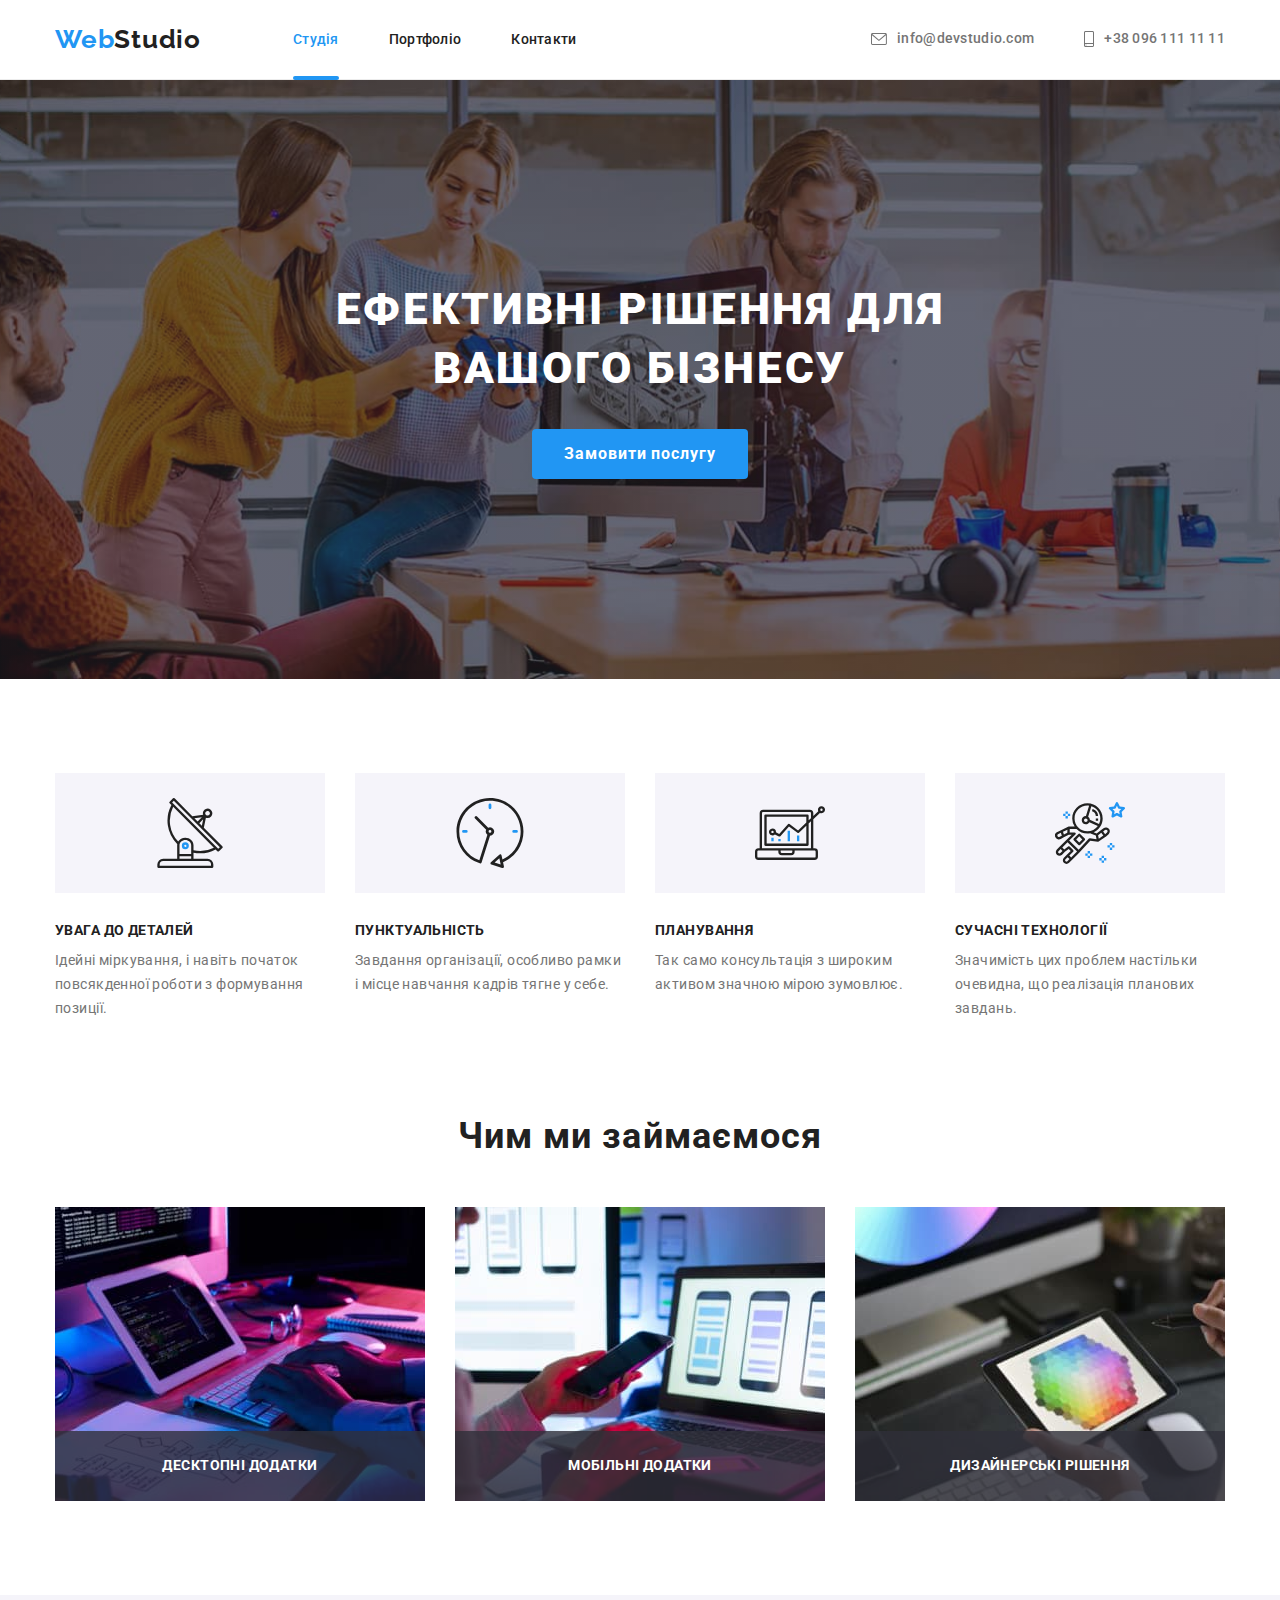
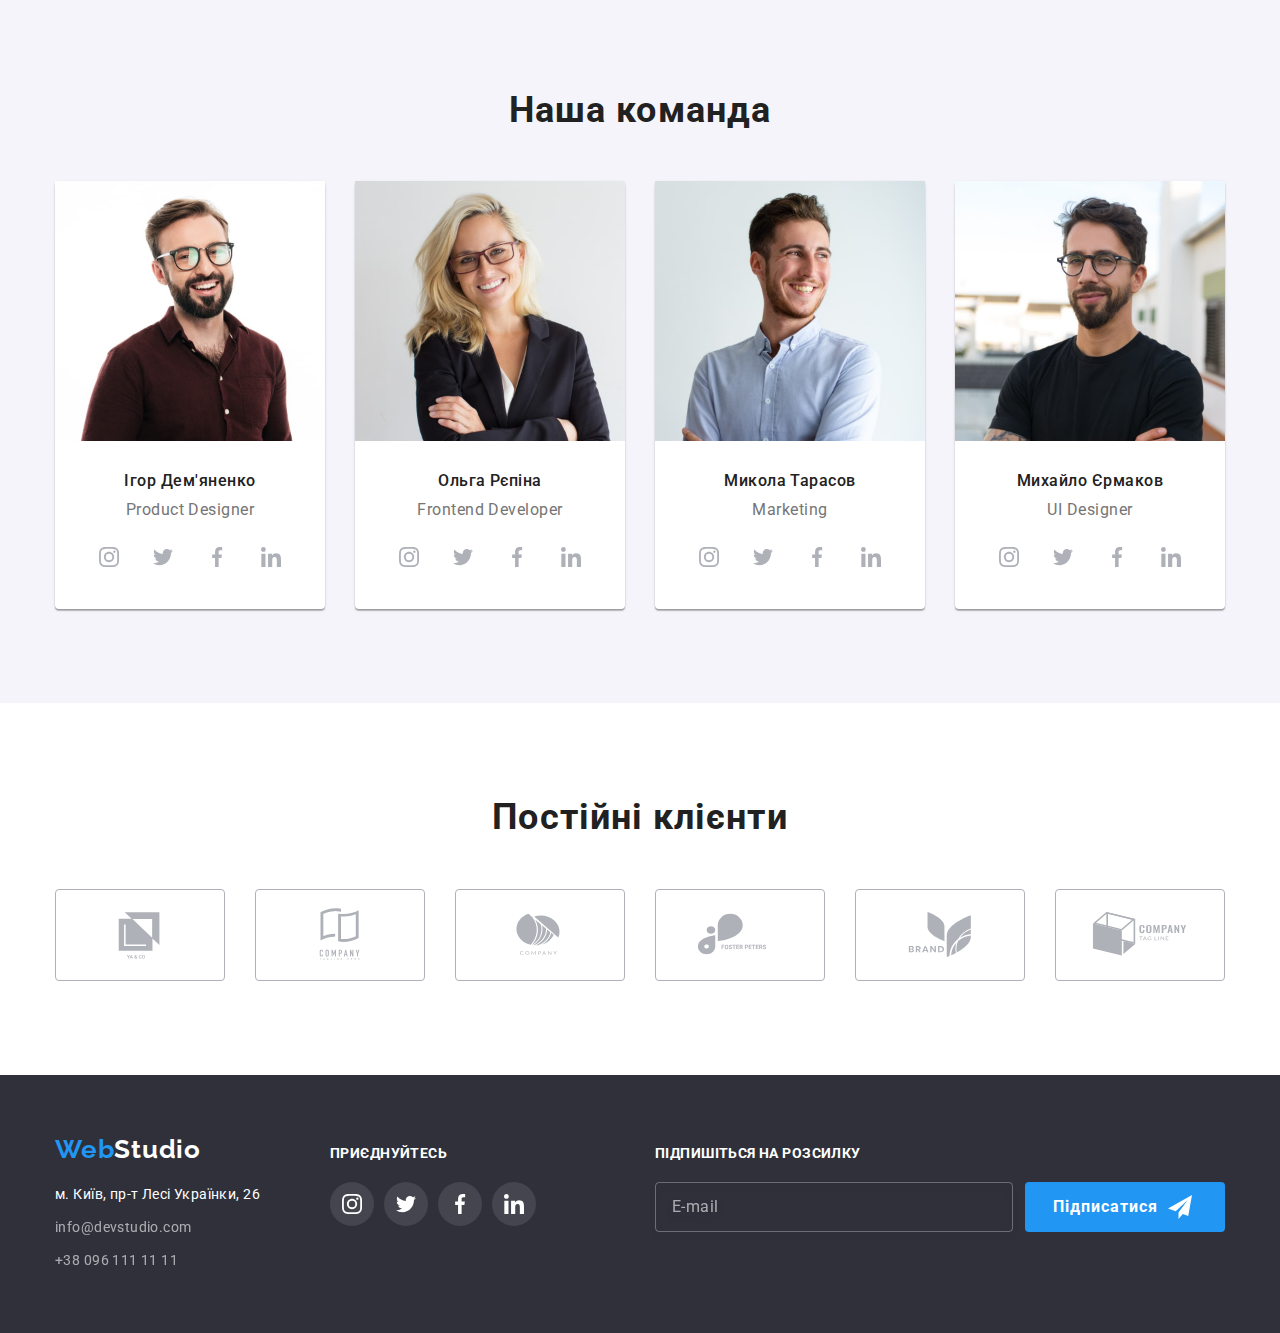
<file: index.html>
<!DOCTYPE html>
<html lang="uk">
  <head>
    <meta charset="UTF-8" />
    <meta http-equiv="X-UA-Compatible" content="IE=edge" />
    <meta name="viewport" content="width=device-width, initial-scale=1.0" />
    <title>Студія</title>
    <link rel="preconnect" href="https://fonts.googleapis.com" />
    <link rel="preconnect" href="https://fonts.gstatic.com" crossorigin />
    <link
      rel="stylesheet"
      href="https://cdn.jsdelivr.net/npm/modern-normalize@1.1.0/modern-normalize.min.css"
    />
    <link
      href="https://fonts.googleapis.com/css2?family=Raleway:wght@700&family=Roboto:wght@400;500;700;900&display=swap"
      rel="stylesheet"
    />
    <link rel="stylesheet" href="./css/main.min.css" />
    <link rel="stylesheet" href="./css/styles.css" />
  </head>
  <body>
    <header class="page-header">
      <div class="container">
        <nav class="page-navigation">
          <a class="logo link" href="./index.html"
            ><span class="logo-part">Web</span>Studio</a
          >
          <ul class="menu list">
            <li>
              <a class="menu__link link current" href="./index.html">Студія</a>
            </li>
            <li>
              <a class="menu__link link" href="./portfolio.html">Портфоліо</a>
            </li>
            <li><a class="menu__link link" href="#contacts">Контакти</a></li>
          </ul>
        </nav>
        <ul class="list menu-contacts">
          <li>
            <a class="mail-link link" href="mailto:info@devstudio.com">
              <svg class="mail-svg">
                <use href="./images/icons.svg#icon-envelope"></use>
              </svg>
              info@devstudio.com</a
            >
          </li>
          <li>
            <a class="phone-link link" href="tel:+380961111111">
              <svg class="phone-svg">
                <use href="./images/icons.svg#icon-smartphone"></use>
              </svg>
              +38 096 111 11 11</a
            >
          </li>
        </ul>
      </div>
    </header>
    <main>
      <section class="hero section">
        <div class="container">
          <h1 class="hero__title">Ефективні рішення для вашого бізнесу</h1>
          <button class="hero__button btn" data-modal-open type="button">
            Замовити послугу
          </button>
        </div>
      </section>
      <section class="features section">
        <div class="container">
          <h2 class="visually-hidden">Наші особливості</h2>
          <ul class="list features__list">
            <li class="features__item">
              <div class="features__box">
                <svg class="features__icon">
                  <use href="./images/icons.svg#icon-antenna-1"></use>
                </svg>
              </div>
              <h3 class="features__subtitle">Увага до деталей</h3>
              <p class="features__text">
                Ідейні міркування, і навіть початок повсякденної роботи з
                формування позиції.
              </p>
            </li>
            <li class="features__item">
              <div class="features__box">
                <svg class="features__icon">
                  <use href="./images/icons.svg#icon-clock-1"></use>
                </svg>
              </div>
              <h3 class="features__subtitle">Пунктуальність</h3>
              <p class="features__text">
                Завдання організації, особливо рамки і місце навчання кадрів
                тягне у себе.
              </p>
            </li>
            <li class="features__item">
              <div class="features__box">
                <svg class="features__icon">
                  <use href="./images/icons.svg#icon-diagram-1"></use>
                </svg>
              </div>
              <h3 class="features__subtitle">Планування</h3>
              <p class="features__text">
                Так само консультація з широким активом значною мірою зумовлює.
              </p>
            </li>
            <li class="features__item">
              <div class="features__box">
                <svg class="features__icon">
                  <use href="./images/icons.svg#icon-astronaut-1"></use>
                </svg>
              </div>
              <h3 class="features__subtitle">Сучасні технології</h3>
              <p class="features__text">
                Значимість цих проблем настільки очевидна, що реалізація
                планових завдань.
              </p>
            </li>
          </ul>
        </div>
      </section>
      <section class="work section">
        <div class="container">
          <h2 class="section-title">Чим ми займаємося</h2>
          <ul class="list work__list">
            <li class="work__item">
              <div class="work__wrapprer">
                <img
                  class="work__img"
                  src="./images/images-index/box1.jpg"
                  alt="верстка на ноутбуці"
                  width="370"
                  height="294"
                />
                <p class="work__text">Десктопні додатки</p>
              </div>
            </li>
            <li class="work__item">
              <div class="work-wrapprer">
                <img
                  class="work__img"
                  src="./images/images-index/box2.jpg"
                  alt="верстка на телефоні"
                  width="370"
                  height="294"
                />
                <p class="work__text">Мобільні додатки</p>
              </div>
            </li>
            <li class="work__item">
              <div class="work__wrapprer">
                <img
                  class="work__img"
                  src="./images/images-index/box3.jpg"
                  alt="графічний редактор"
                  width="370"
                  height="294"
                />
                <p class="work__text">Дизайнерські рішення</p>
              </div>
            </li>
          </ul>
        </div>
      </section>
      <section class="team section">
        <div class="container">
          <h2 class="section-title">Наша команда</h2>
          <ul class="list__team list">
            <li class="team__item">
              <img
                class="team__img"
                src="./images/images-index/photo-igor.jpg"
                alt="Ігор Дем'яненко фото"
                width="270"
                height="260"
              />
              <div class="team__box">
                <h3 class="team__name">Ігор Дем'яненко</h3>
                <p class="team__place" lang="en">Product Designer</p>
                <ul class="team-social-list list">
                  <li class="team-social-item">
                    <a href="#" class="team-link link">
                      <svg class="team-logo-social">
                        <use href="./images/icons.svg#icon-instagram-2"></use>
                      </svg>
                    </a>
                  </li>
                  <li class="team-social-item">
                    <a href="#" class="team-link link">
                      <svg class="team-logo-social">
                        <use href="./images/icons.svg#icon-twitter-1"></use>
                      </svg>
                    </a>
                  </li>
                  <li class="team-social-item">
                    <a href="#" class="team-link link">
                      <svg class="team-logo-social">
                        <use href="./images/icons.svg#icon-facebook-1"></use>
                      </svg>
                    </a>
                  </li>
                  <li class="team-social-item">
                    <a href="#" class="team-link link">
                      <svg class="team-logo-social">
                        <use href="./images/icons.svg#icon-linkedin-1"></use>
                      </svg>
                    </a>
                  </li>
                </ul>
              </div>
            </li>
            <li class="team__item">
              <img
                class="team__img"
                src="./images/images-index/photo-olga.jpg"
                alt="Ольга Рєпіна фото"
                width="270"
                height="260"
              />
              <div class="team__box">
                <h3 class="team__name">Ольга Рєпіна</h3>
                <p class="team__place" lang="en">Frontend Developer</p>
                <ul class="team-social-list list">
                  <li class="team-social-item">
                    <a href="#" class="team-link link">
                      <svg class="team-logo-social">
                        <use href="./images/icons.svg#icon-instagram-2"></use>
                      </svg>
                    </a>
                  </li>
                  <li class="team-social-item">
                    <a href="#" class="team-link link">
                      <svg class="team-logo-social">
                        <use href="./images/icons.svg#icon-twitter-1"></use>
                      </svg>
                    </a>
                  </li>
                  <li class="team-social-item">
                    <a href="#" class="team-link link">
                      <svg class="team-logo-social">
                        <use href="./images/icons.svg#icon-facebook-1"></use>
                      </svg>
                    </a>
                  </li>
                  <li class="team-social-item">
                    <a href="#" class="team-link link">
                      <svg class="team-logo-social">
                        <use href="./images/icons.svg#icon-linkedin-1"></use>
                      </svg>
                    </a>
                  </li>
                </ul>
              </div>
            </li>
            <li class="team__item">
              <img
                class="team__img"
                src="./images/images-index/photo-mykola.jpg"
                alt="Микола Тарасов фото"
                width="270"
                height="260"
              />
              <div class="team__box">
                <h3 class="team__name">Микола Тарасов</h3>
                <p class="team__place" lang="en">Marketing</p>
                <ul class="team-social-list list">
                  <li class="team-social-item">
                    <a href="#" class="team-link link">
                      <svg class="team-logo-social">
                        <use href="./images/icons.svg#icon-instagram-2"></use>
                      </svg>
                    </a>
                  </li>
                  <li class="team-social-item">
                    <a href="#" class="team-link link">
                      <svg class="team-logo-social">
                        <use href="./images/icons.svg#icon-twitter-1"></use>
                      </svg>
                    </a>
                  </li>
                  <li class="team-social-item">
                    <a href="#" class="team-link link">
                      <svg class="team-logo-social">
                        <use href="./images/icons.svg#icon-facebook-1"></use>
                      </svg>
                    </a>
                  </li>
                  <li class="team-social-item">
                    <a href="#" class="team-link link">
                      <svg class="team-logo-social">
                        <use href="./images/icons.svg#icon-linkedin-1"></use>
                      </svg>
                    </a>
                  </li>
                </ul>
              </div>
            </li>
            <li class="team__item">
              <img
                class="team__img"
                src="./images/images-index/photo-mychailo.jpg"
                alt="Михайло Єрмаков фото"
                width="270"
                height="260"
              />
              <div class="team__box">
                <h3 class="team__name">Михайло Єрмаков</h3>
                <p class="team__place" lang="en">UI Designer</p>
                <ul class="team-social-list list">
                  <li class="team-social-item">
                    <a href="#" class="team-link link">
                      <svg class="team-logo-social">
                        <use href="./images/icons.svg#icon-instagram-2"></use>
                      </svg>
                    </a>
                  </li>
                  <li class="team-social-item">
                    <a href="#" class="team-link link">
                      <svg class="team-logo-social">
                        <use href="./images/icons.svg#icon-twitter-1"></use>
                      </svg>
                    </a>
                  </li>
                  <li class="team-social-item">
                    <a href="#" class="team-link link">
                      <svg class="team-logo-social">
                        <use href="./images/icons.svg#icon-facebook-1"></use>
                      </svg>
                    </a>
                  </li>
                  <li class="team-social-item">
                    <a href="#" class="team-link link">
                      <svg class="team-logo-social">
                        <use href="./images/icons.svg#icon-linkedin-1"></use>
                      </svg>
                    </a>
                  </li>
                </ul>
              </div>
            </li>
          </ul>
        </div>
      </section>
      <section class="clients section">
        <div class="container">
          <h2 class="clients__title">Постійні клієнти</h2>
          <ul class="clients__list list">
            <li class="clients__item">
              <a href="#" class="client__link link"
                ><svg class="client__logo">
                  <use href="./images/icons.svg#icon-Logo"></use></svg
              ></a>
            </li>
            <li class="clients__item">
              <a href="#" class="client__link link"
                ><svg class="client__logo">
                  <use href="./images/icons.svg#icon-Logo-2"></use></svg
              ></a>
            </li>
            <li class="clients__item">
              <a href="#" class="client__link link"
                ><svg class="client__logo">
                  <use href="./images/icons.svg#icon-Logo-3"></use></svg
              ></a>
            </li>
            <li class="clients__item">
              <a href="#" class="client__link link"
                ><svg class="client__logo">
                  <use href="./images/icons.svg#icon-Logo-4"></use></svg
              ></a>
            </li>
            <li class="clients__item">
              <a href="#" class="client__link link"
                ><svg class="client__logo">
                  <use href="./images/icons.svg#icon-Logo-5"></use></svg
              ></a>
            </li>
            <li class="clients__item">
              <a href="#" class="client__link link"
                ><svg class="client__logo">
                  <use href="./images/icons.svg#icon-Logo-6"></use></svg
              ></a>
            </li>
          </ul>
        </div>
      </section>
    </main>
    <footer class="footer" id="contacts">
      <div class="container">
        <div class="footer-contacts-wrapper">
          <div class="footer-address">
            <a class="logo link" href="./index.html"
              ><span class="logo-part-footer">Web</span>Studio</a
            >
            <address class="contacts">
              <ul class="list">
                <li class="footer-item">
                  <a
                    class="link contacts-address"
                    href="https://goo.gl/maps/Pqn4MnMT374ScPbN7"
                    target="_blank"
                    rel="noopener noreferrer nofollow"
                  >
                    м. Київ, пр-т Лесі Українки, 26</a
                  >
                </li>
                <li class="footer-item">
                  <a class="link contacts-mail" href="mailto:info@devstudio.com"
                    >info@devstudio.com</a
                  >
                </li>
                <li>
                  <a class="link contacts-phone" href="tel:+380961111111"
                    >+38 096 111 11 11</a
                  >
                </li>
              </ul>
            </address>
          </div>
          <div class="footer-social">
            <h2 class="footer-title">Приєднуйтесь</h2>
            <ul class="footer-icons-list list">
              <li class="footer-icons-item">
                <a href="#" class="footer-link link">
                  <svg class="footer-icon">
                    <use href="./images/icons.svg#icon-instagram-2"></use>
                  </svg>
                </a>
              </li>
              <li class="footer-icons-item">
                <a href="#" class="footer-link link">
                  <svg class="footer-icon">
                    <use href="./images/icons.svg#icon-twitter-1"></use>
                  </svg>
                </a>
              </li>
              <li class="footer-icons-item">
                <a href="#" class="footer-link link">
                  <svg class="footer-icon">
                    <use href="./images/icons.svg#icon-facebook-1"></use>
                  </svg>
                </a>
              </li>
              <li class="footer-icons-item">
                <a href="#" class="footer-link link">
                  <svg class="footer-icon">
                    <use href="./images/icons.svg#icon-linkedin-1"></use>
                  </svg>
                </a>
              </li>
            </ul>
          </div>
        </div>
        <div class="footer-form-wrapper">
          <h2 class="footer-title">Підпишіться на розсилку</h2>
          <form class="footer-form">
            <label class="footer-form-field">
              <input
                type="email"
                name="join-email"
                class="footer-email"
                required
                placeholder="E-mail"
              />
            </label>
            <button type="submit" class="footer-button btn">
              Підписатися
              <svg class="join-icon">
                <use href="./images/icons.svg#icon-send"></use>
              </svg>
            </button>
          </form>
        </div>
      </div>
    </footer>

    <div class="backdrop is-hidden" data-modal>
      <div class="modal">
        <button class="modal-close-btn btn" data-modal-close>
          <svg class="modal-close-icon">
            <use href="./images/icons.svg#icon-close"></use>
          </svg>
        </button>
        <p class="modal-title">Залиште свої дані, ми вам передзвонимо</p>
        <form class="modal-form">
          <label class="modal-form-field">
            <span class="modal-form-field-desc">Ім'я</span>
            <span class="modal-input-wrapper">
              <input
                type="text"
                class="modal-form-input"
                required
                pattern="[a-zA-Zа-яА-ЯіІїЇ`ʼ]+"
                name="user-name"
              />
              <svg class="modal-form-icon">
                <use href="./images/icons.svg#user-icon"></use>
              </svg>
            </span>
          </label>
          <label class="modal-form-field">
            <span class="modal-form-field-desc">Телефон</span>
            <span class="modal-input-wrapper">
              <input
                type="tel"
                class="modal-form-input"
                required
                name="user-phone"
              />
              <svg class="modal-form-icon">
                <use href="./images/icons.svg#user-mail"></use>
              </svg>
            </span>
          </label>
          <label class="modal-form-field">
            <span class="modal-form-field-desc">Пошта</span>
            <span class="modal-input-wrapper">
              <input
                type="mail"
                class="modal-form-input"
                required
                name="user-mail"
              />
              <svg class="modal-form-icon">
                <use href="./images/icons.svg#user-phone"></use>
              </svg>
            </span>
          </label>
          <label class="modal-form-field-textarea">
            <span class="modal-form-field-desc">Коментар</span>
            <textarea
              name="user-message"
              class="modal-form-message"
              placeholder="Введіть текст"
            ></textarea>
          </label>
          <label class="modal-form-check-field">
            <input
              type="checkbox"
              class="modal-form-check"
              required
              name="user-policy"
            />
            <svg class="own-checkbox">
              <use
                href="./images/icons.svg#icon-check"
                class="checkbox-own-icon"
              ></use>
            </svg>
            <span class="policy-text">
              Погоджуюся з розсилкою та приймаю
              <a class="policy-link" href=""> Умови договору</a>
            </span>
          </label>
          <button type="submit" class="submit-button btn">Відправити</button>
        </form>
      </div>
    </div>
    <script src="./js/modal.js"></script>
  </body>
</html>
</file>
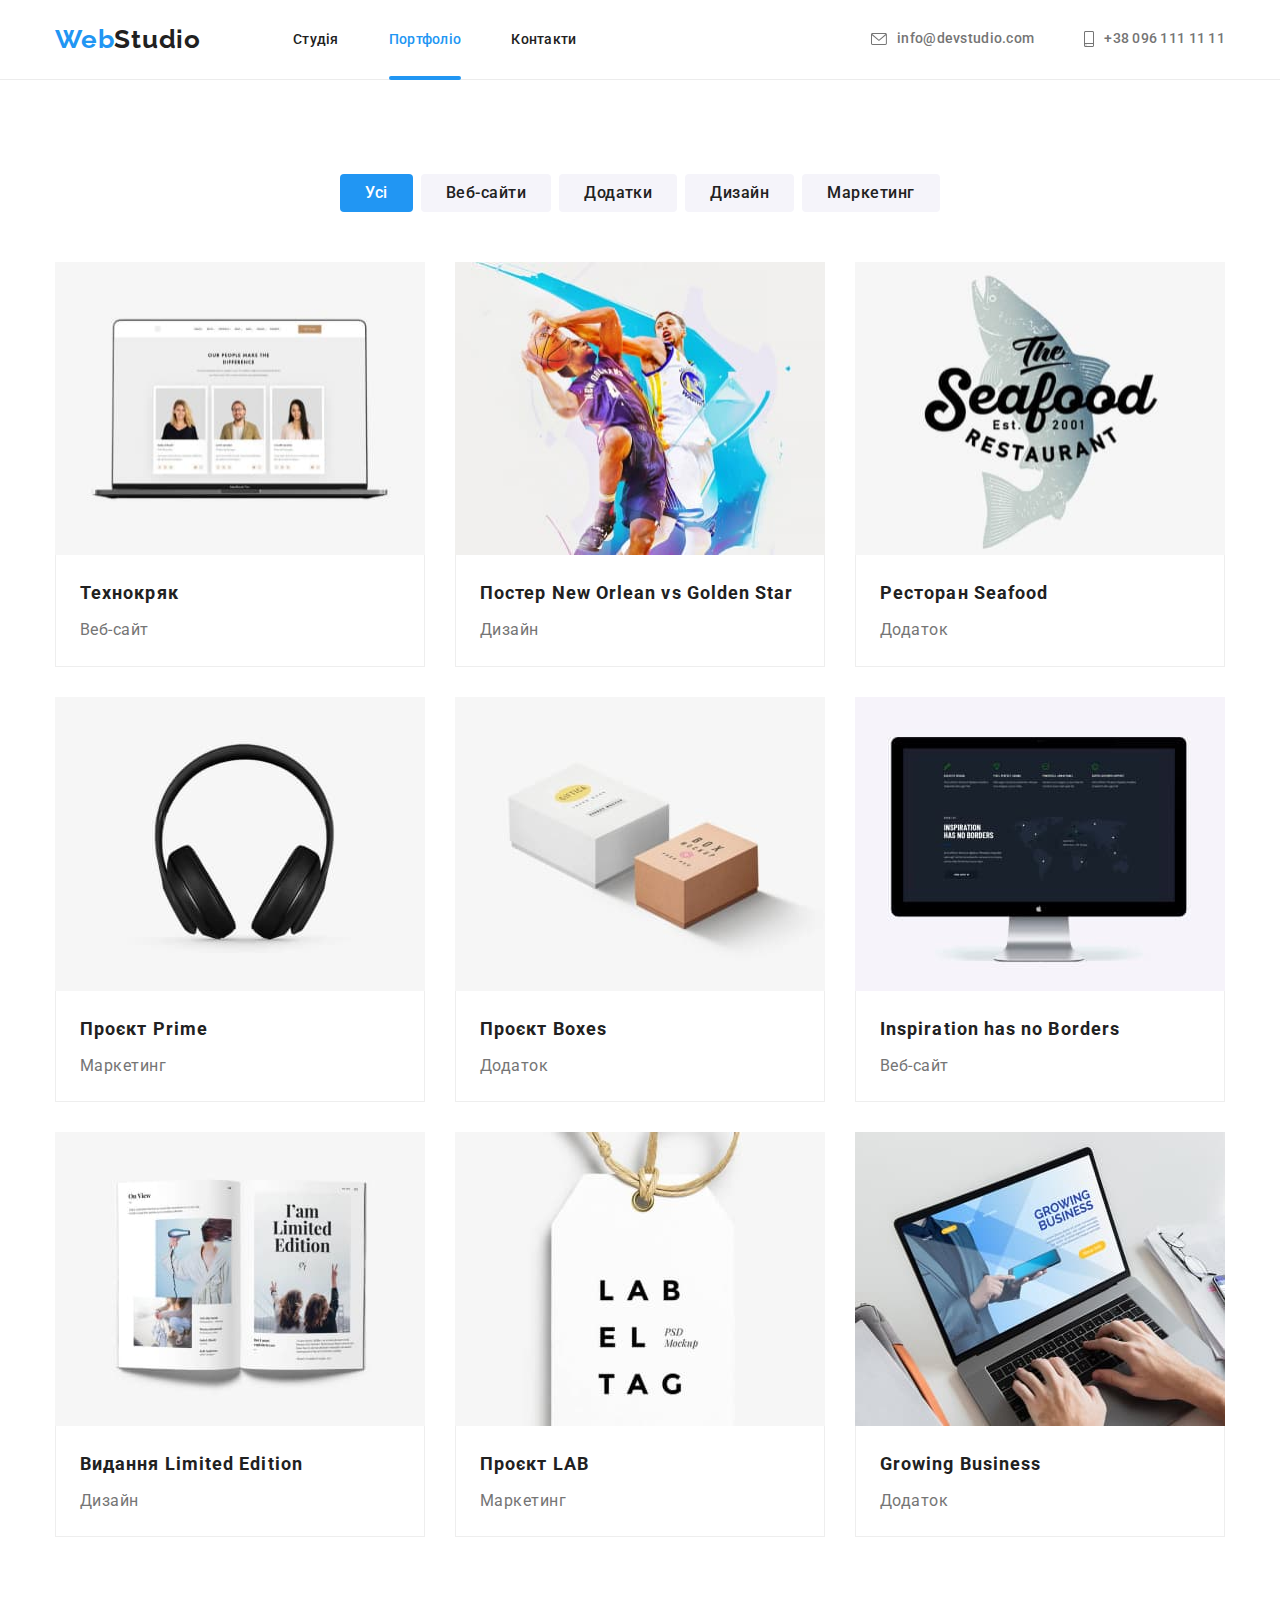
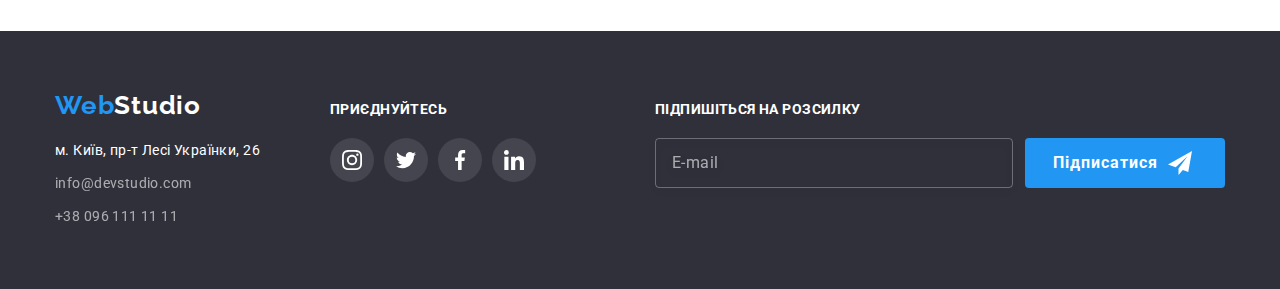
<file: portfolio.html>
<!DOCTYPE html>
<html lang="uk">
  <head>
    <meta charset="UTF-8" />
    <meta http-equiv="X-UA-Compatible" content="IE=edge" />
    <meta name="viewport" content="width=device-width, initial-scale=1.0" />
    <title>Портфоліо</title>
    <link rel="preconnect" href="https://fonts.googleapis.com" />
    <link rel="preconnect" href="https://fonts.gstatic.com" crossorigin />
    <link
      rel="stylesheet"
      href="https://cdn.jsdelivr.net/npm/modern-normalize@1.1.0/modern-normalize.min.css"
    />
    <link
      href="https://fonts.googleapis.com/css2?family=Raleway:wght@700&family=Roboto:wght@400;500;700;900&display=swap"
      rel="stylesheet"
    />
    <link rel="stylesheet" href="./css/main.min.css" />
    <link rel="stylesheet" href="./css/styles.css" />
  </head>
  <body>
    <header class="page-header">
      <div class="container">
        <nav class="page-navigation">
          <a class="logo link" href="./index.html"
            ><span class="logo-part">Web</span>Studio</a
          >
          <ul class="menu list">
            <li>
              <a class="menu__link link" href="./index.html">Студія</a>
            </li>
            <li>
              <a class="menu__link link current" href="./portfolio.html"
                >Портфоліо</a
              >
            </li>
            <li><a class="menu__link link" href="#contacts">Контакти</a></li>
          </ul>
        </nav>
        <ul class="list menu-contacts">
          <li>
            <a class="mail-link link" href="mailto:info@devstudio.com">
              <svg class="mail-svg">
                <use href="./images/icons.svg#icon-envelope"></use>
              </svg>
              info@devstudio.com</a
            >
          </li>
          <li>
            <a class="phone-link link" href="tel:+380961111111">
              <svg class="phone-svg">
                <use href="./images/icons.svg#icon-smartphone"></use>
              </svg>
              +38 096 111 11 11</a
            >
          </li>
        </ul>
      </div>
    </header>
    <main>
      <section class="portfolio section">
        <div class="container">
          <h1 class="visually-hidden">Портфоліо</h1>
          <ul class="list portfolio-menu">
            <li class="portfolio-menu-item">
              <button class="portfolio-button btn current" type="button">
                Усі
              </button>
            </li>
            <li class="portfolio-menu-item">
              <button class="portfolio-button btn" type="button">
                Веб-сайти
              </button>
            </li>
            <li class="portfolio-menu-item">
              <button class="portfolio-button btn" type="button">
                Додатки
              </button>
            </li>
            <li class="portfolio-menu-item">
              <button class="portfolio-button btn" type="button">Дизайн</button>
            </li>
            <li class="portfolio-menu-item">
              <button class="portfolio-button btn" type="button">
                Маркетинг
              </button>
            </li>
          </ul>

          <ul class="list portfolio-list">
            <li class="portfolio-list-item">
              <a class="portfolio-box-link link" href="#">
                <div class="overlay-wrapper">
                  <img
                    class="portfolio-img"
                    src="./images/images-portfolio/project-1.jpg"
                    alt="Проект веб-сайту"
                    width="370"
                    height="294"
                  />
                  <p class="overlay-text">
                    Ресурс пропонує комплексні пропозиції з різним рівнем
                    функціоналу та сервісів. Все це дозволить відвідувачу
                    отримати вичерпні відомості про компанію чи приватну особу.
                  </p>
                </div>
                <div class="portfolio-container">
                  <h2 class="portfolio-name">Технокряк</h2>
                  <p class="portfolio-text">Веб-сайт</p>
                </div>
              </a>
            </li>
            <li class="portfolio-list-item">
              <a class="portfolio-box-link link" href="#">
                <div class="overlay-wrapper">
                  <img
                    class="portfolio-img"
                    src="./images/images-portfolio/project-2.jpg"
                    alt="Постер із футболістами"
                    width="370"
                    height="294"
                  />
                  <p class="overlay-text">
                    Ресурс пропонує комплексні пропозиції з різним рівнем
                    функціоналу та сервісів. Все це дозволить відвідувачу
                    отримати вичерпні відомості про компанію чи приватну особу.
                  </p>
                </div>
                <div class="portfolio-container">
                  <h2 class="portfolio-name">
                    Постер <span lang="en"> New Orlean vs Golden Star</span>
                  </h2>
                  <p class="portfolio-text">Дизайн</p>
                </div>
              </a>
            </li>
            <li class="portfolio-list-item">
              <a class="portfolio-box-link link" href="#">
                <div class="overlay-wrapper">
                  <img
                    class="portfolio-img"
                    src="./images/images-portfolio/project-3.jpg"
                    alt="Проект ресторану"
                    width="370"
                    height="294"
                  />
                  <p class="overlay-text">
                    Ресурс пропонує комплексні пропозиції з різним рівнем
                    функціоналу та сервісів. Все це дозволить відвідувачу
                    отримати вичерпні відомості про компанію чи приватну особу.
                  </p>
                </div>
                <div class="portfolio-container">
                  <h2 class="portfolio-name">
                    Ресторан <span lang="en">Seafood</span>
                  </h2>
                  <p class="portfolio-text">Додаток</p>
                </div>
              </a>
            </li>
            <li class="portfolio-list-item">
              <a class="portfolio-box-link link" href="#">
                <div class="overlay-wrapper">
                  <img
                    class="portfolio-img"
                    src="./images/images-portfolio/project-4.jpg"
                    alt="Проект маркетингу"
                    width="370"
                    height="294"
                  />
                  <p class="overlay-text">
                    Ресурс пропонує комплексні пропозиції з різним рівнем
                    функціоналу та сервісів. Все це дозволить відвідувачу
                    отримати вичерпні відомості про компанію чи приватну особу.
                  </p>
                </div>
                <div class="portfolio-container">
                  <h2 class="portfolio-name">
                    Проєкт <span lang="en">Prime</span>
                  </h2>
                  <p class="portfolio-text">Маркетинг</p>
                </div>
              </a>
            </li>
            <li class="portfolio-list-item">
              <a class="portfolio-box-link link" href="#">
                <div class="overlay-wrapper">
                  <img
                    class="portfolio-img"
                    src="./images/images-portfolio/project-5.jpg"
                    alt="Проект додатку"
                    width="370"
                    height="294"
                  />
                  <p class="overlay-text">
                    Ресурс пропонує комплексні пропозиції з різним рівнем
                    функціоналу та сервісів. Все це дозволить відвідувачу
                    отримати вичерпні відомості про компанію чи приватну особу.
                  </p>
                </div>
                <div class="portfolio-container">
                  <h2 class="portfolio-name">
                    Проєкт <span lang="en">Boxes</span>
                  </h2>
                  <p class="portfolio-text">Додаток</p>
                </div>
              </a>
            </li>
            <li class="portfolio-list-item">
              <a class="portfolio-box-link link" href="#">
                <div class="overlay-wrapper">
                  <img
                    class="portfolio-img"
                    src="./images/images-portfolio/project-6.jpg"
                    alt="Проект веб-сайту"
                    width="370"
                    height="294"
                  />
                  <p class="overlay-text">
                    Ресурс пропонує комплексні пропозиції з різним рівнем
                    функціоналу та сервісів. Все це дозволить відвідувачу
                    отримати вичерпні відомості про компанію чи приватну особу.
                  </p>
                </div>
                <div class="portfolio-container">
                  <h2 class="portfolio-name" lang="en">
                    Inspiration has no Borders
                  </h2>
                  <p class="portfolio-text">Веб-сайт</p>
                </div>
              </a>
            </li>
            <li class="portfolio-list-item">
              <a class="portfolio-box-link link" href="#">
                <div class="overlay-wrapper">
                  <img
                    class="portfolio-img"
                    src="./images/images-portfolio/project-7.jpg"
                    alt="Проект Дизайну"
                    width="370"
                    height="294"
                  />
                  <p class="overlay-text">
                    Ресурс пропонує комплексні пропозиції з різним рівнем
                    функціоналу та сервісів. Все це дозволить відвідувачу
                    отримати вичерпні відомості про компанію чи приватну особу.
                  </p>
                </div>
                <div class="portfolio-container">
                  <h2 class="portfolio-name">
                    Видання <span lang="en">Limited Edition</span>
                  </h2>
                  <p class="portfolio-text">Дизайн</p>
                </div>
              </a>
            </li>
            <li class="portfolio-list-item">
              <a class="portfolio-box-link link" href="#">
                <div class="overlay-wrapper">
                  <img
                    class="portfolio-img"
                    src="./images/images-portfolio/project-8.jpg"
                    alt="Проект маркетингу"
                    width="370"
                    height="294"
                  />
                  <p class="overlay-text">
                    Ресурс пропонує комплексні пропозиції з різним рівнем
                    функціоналу та сервісів. Все це дозволить відвідувачу
                    отримати вичерпні відомості про компанію чи приватну особу.
                  </p>
                </div>
                <div class="portfolio-container">
                  <h2 class="portfolio-name">
                    Проєкт <span lang="en">LAB</span>
                  </h2>
                  <p class="portfolio-text">Маркетинг</p>
                </div>
              </a>
            </li>
            <li class="portfolio-list-item">
              <a class="portfolio-box-link link" href="#">
                <div class="overlay-wrapper">
                  <img
                    class="portfolio-img"
                    src="./images/images-portfolio/project-9.jpg"
                    alt="Проект додатку"
                    width="370"
                    height="294"
                  />
                  <p class="overlay-text">
                    Ресурс пропонує комплексні пропозиції з різним рівнем
                    функціоналу та сервісів. Все це дозволить відвідувачу
                    отримати вичерпні відомості про компанію чи приватну особу.
                  </p>
                </div>
                <div class="portfolio-container">
                  <h2 class="portfolio-name" lang="en">Growing Business</h2>
                  <p class="portfolio-text">Додаток</p>
                </div>
              </a>
            </li>
          </ul>
        </div>
      </section>
    </main>
    <footer class="footer" id="contacts">
      <div class="container">
        <div class="footer-contacts-wrapper">
          <div class="footer-address">
            <a class="logo link" href="./index.html"
              ><span class="logo-part-footer">Web</span>Studio</a
            >
            <address class="contacts">
              <ul class="list">
                <li class="footer-item">
                  <a
                    class="link contacts-address"
                    href="https://goo.gl/maps/Pqn4MnMT374ScPbN7"
                    target="_blank"
                    rel="noopener noreferrer nofollow"
                  >
                    м. Київ, пр-т Лесі Українки, 26</a
                  >
                </li>
                <li class="footer-item">
                  <a class="link contacts-mail" href="mailto:info@devstudio.com"
                    >info@devstudio.com</a
                  >
                </li>
                <li>
                  <a class="link contacts-phone" href="tel:+380961111111"
                    >+38 096 111 11 11</a
                  >
                </li>
              </ul>
            </address>
          </div>
          <div class="footer-social">
            <h2 class="footer-title">Приєднуйтесь</h2>
            <ul class="footer-icons-list list">
              <li class="footer-icons-item">
                <a href="#" class="footer-link link">
                  <svg class="footer-icon">
                    <use href="./images/icons.svg#icon-instagram-2"></use>
                  </svg>
                </a>
              </li>
              <li class="footer-icons-item">
                <a href="#" class="footer-link link">
                  <svg class="footer-icon">
                    <use href="./images/icons.svg#icon-twitter-1"></use>
                  </svg>
                </a>
              </li>
              <li class="footer-icons-item">
                <a href="#" class="footer-link link">
                  <svg class="footer-icon">
                    <use href="./images/icons.svg#icon-facebook-1"></use>
                  </svg>
                </a>
              </li>
              <li class="footer-icons-item">
                <a href="#" class="footer-link link">
                  <svg class="footer-icon">
                    <use href="./images/icons.svg#icon-linkedin-1"></use>
                  </svg>
                </a>
              </li>
            </ul>
          </div>
        </div>
        <div class="footer-form-wrapper">
          <h2 class="footer-title">Підпишіться на розсилку</h2>
          <form class="footer-form">
            <label class="footer-form-field">
              <input
                type="email"
                name="join-email"
                class="footer-email"
                required
                placeholder="E-mail"
              />
            </label>
            <button type="submit" class="footer-button btn">
              Підписатися
              <svg class="join-icon">
                <use href="./images/icons.svg#icon-send"></use>
              </svg>
            </button>
          </form>
        </div>
      </div>
    </footer>
  </body>
</html>
</file>
<file: css/styles.css>
/*======================= Header styles======================== */

/*======================= Header styles ======================= */

/*======================= Footer styles =======================*/


/*======================= Footer styles =======================*/

/*=================== Головний заголовок =====================*/

/*=================== Головний заголовок =====================*/

/*========================= Наші особливості ===================*/


/*========================= Наші особливості ===================*/

/* =====================Чим ми займаємось ====================*/


/* =====================Чим ми займаємось ====================*/

/* =========================Наша команда =====================*/


/* =========================Наша команда =====================*/

/* ==========================Наші клієнти ====================*/


/* ==========================Наші клієнти ====================*/

/* ==========================Сторінка портфолоіо ==============*/


/* ==========================Сторінка портфолоіо ==============*/

/* ============================Модальне вікно ==================*/




/* ============================Модальне вікно ==================*/

/* ====================== Модальна форма ======================== */
</file>
<file: css/main.min.css>
:root{--accent-color: #2196f3;--primary-background: #ffffff;--secondary-background: #2f303a;--tertiary-background: #f5f4fa;--primary-text-color: #212121;--secondary-text-color: #757575;--tertiary-text-color: #ffffff;--hover-button-color: #188ce8;--logo-color: #afb1b8;--animation-link: 250ms cubic-bezier(0.4, 0, 0.2, 1)}.visually-hidden{position:absolute;white-space:nowrap;width:1px;height:1px;overflow:hidden;border:0;padding:0;clip:rect(0 0 0 0);clip-path:inset(50%);margin:-1px}body{background-color:var(--primary-background);font-family:"Roboto",sans-serif;color:var(--primary-text-color)}.link{text-decoration:none}.list{list-style:none}.btn{cursor:pointer}h1,h2,h3,h4,p{margin-top:0;margin-bottom:0}ul,ol{margin-top:0;margin-bottom:0;padding-left:0}img{display:block;max-width:100%;height:auto}.section{padding-top:94px;padding-bottom:94px}.container{width:1200px;padding:0 15px;margin-left:auto;margin-right:auto}.section-title{font-weight:700;font-size:36px;line-height:1.17;text-align:center;letter-spacing:.03em;margin-bottom:50px}.logo{font-family:"Raleway",sans-serif;font-weight:700;font-size:26px;line-height:1.1;letter-spacing:.03em;color:inherit}.backdrop{position:fixed;top:0;left:0;z-index:100;width:100%;height:100%;background-color:rgba(0,0,0,.2);transition:opacity var(--animation-link),visibility var(--animation-link)}.backdrop.is-hidden{opacity:0;visibility:hidden;pointer-events:none}.modal{padding:40px;position:absolute;top:50%;left:50%;transform:translate(-50%, -50%);width:528px;background-color:var(--primary-background)}.modal-close-icon{width:18px;height:18px;color:var(--primary-text-color)}.modal-close-btn{position:absolute;top:8px;right:8px;display:flex;align-items:center;justify-content:center;width:30px;height:30px;border-radius:50%;background-color:rgba(0,0,0,0);border:1px solid rgba(0,0,0,.1);padding:0}.modal-title{font-weight:700;font-size:20px;line-height:1.15;text-align:center;letter-spacing:.03em;color:var(--primary-text-color);margin-bottom:12px}.modal-form{display:flex;flex-direction:column}.modal-form-field{margin-bottom:10px;cursor:pointer}.modal-form-field-textarea{margin-bottom:20px;cursor:pointer}.modal-form-field-desc{font-size:12px;line-height:1.16;letter-spacing:.01em;color:var(--secondary-text-color);margin-bottom:4px;display:block}.modal-input-wrapper{position:relative;display:block}.modal-form-input{width:100%;height:40px;border:1px solid rgba(33,33,33,.2);border-radius:4px;padding-left:42px;transition:border-color var(--animation-link);cursor:pointer}.modal-form-input:focus{outline:none;border-color:var(--accent-color)}.modal-form-icon{display:block;width:18px;height:18px;position:absolute;top:50%;transform:translateY(-50%);left:12px;fill:var(--primary-text-color);transition:fill var(--animation-link)}.modal-form-input:focus+.modal-form-icon{fill:var(--accent-color)}.modal-form-message{display:block;resize:none;width:100%;height:120px;border:1px solid rgba(33,33,33,.2);border-radius:4px;padding:12px 16px;transition:border-color var(--animation-link);cursor:pointer}.modal-form-message::placeholder{font-size:12px;line-height:1.17;letter-spacing:.01em;color:rgba(117,117,117,.5)}.modal-form-message:focus{border-color:var(--accent-color);outline:none}.modal-form-check-field{display:flex;align-items:center;margin-bottom:30px;justify-content:center;cursor:pointer}.modal-form-check{appearance:none;position:absolute}.checkbox{display:flex;align-items:center}.own-checkbox{width:16px;height:15px;border:2px solid var(--primary-text-color);border-radius:3px;fill:var(--tertiary-text-color);background-color:rgba(0,0,0,0);display:flex;align-items:center;transition:background-color var(--animation-link),border var(--animation-link),border-color var(--animation-link)}.modal-form-check:checked+.own-checkbox{background-color:var(--accent-color);border:none}.modal-form-check:focus+.own-checkbox{border-color:var(--accent-color)}.policy-text{font-size:14px;line-height:1.71;letter-spacing:.03em;color:var(--secondary-text-color);margin-left:7px}.policy-link{color:var(--accent-color)}.submit-button{min-width:200px;min-height:50px;align-self:center;border:none;border-radius:4px;background-color:var(--accent-color);font-weight:700;font-size:16px;line-height:1.88;letter-spacing:.06em;color:var(--tertiary-text-color);transition:background-color var(--animation-link),box-shadow var(--animation-link)}.submit-button:focus,.submit-button:hover{background-color:var(--hover-button-color);box-shadow:0px 4px 4px rgba(0,0,0,.15)}.page-header{padding-top:25px;padding-bottom:25px}.page-header{border-bottom:1px solid #ececec}.page-header>.container{display:flex;justify-content:space-between;align-items:center}.page-navigation{display:flex;align-items:center}.logo.link{margin-right:92px}.menu{display:flex;align-items:center;gap:50px}.menu-contacts{display:flex;align-items:center;gap:50px}.logo-part{color:var(--accent-color)}.menu__link{font-weight:500;font-size:14px;line-height:1.14;letter-spacing:.02em;color:var(--primary-text-color);transition:color var(--animation-link);padding:32px 0;position:relative}.menu__link.current::after{position:absolute;content:"";display:block;width:100%;height:4px;background-color:var(--accent-color);left:0;bottom:-1px;border-radius:2px}.menu__link:hover,.menu__link:focus{color:var(--accent-color)}.mail-link,.phone-link{display:flex;align-items:center;column-gap:10px;font-weight:500;font-size:14px;line-height:1.14;letter-spacing:.02em;color:var(--secondary-text-color);transition:color var(--animation-link)}.mail-link:hover,.mail-link:focus,.phone-link:hover,.phone-link:focus{color:var(--accent-color)}.link.current{color:var(--accent-color)}.mail-svg{width:16px;height:12px;transition:fill var(--animation-link)}.phone-svg{width:10px;height:16px;transition:fill var(--animation-link)}.mail-svg,.phone-svg{fill:currentColor}.mail-link:focus .mail-svg,.mail-link:focus .mail-svg,.mail-link:focus .phone-svg,.mail-link:focus .phone-svg{fill:var(--accent-color)}.hero{background-color:var(--secondary-background);background-image:linear-gradient(0deg, rgba(47, 48, 58, 0.4), rgba(47, 48, 58, 0.4)),url(../images/images-index/img-hero.jpg);background-size:cover;background-repeat:no-repeat;background-position:center;max-width:1600px;margin:0 auto;text-align:center;padding-top:200px;padding-bottom:200px}.hero__title{font-family:"Roboto";font-style:normal;font-weight:900;font-size:44px;line-height:1.36;letter-spacing:.06em;text-transform:uppercase;color:var(--tertiary-text-color);width:696px;margin-bottom:30px;margin-left:auto;margin-right:auto}.hero__button{display:inline-block;font-weight:700;font-size:16px;line-height:1.86;align-items:center;letter-spacing:.06em;background-color:var(--accent-color);color:var(--tertiary-text-color);padding:10px 32px;border-radius:4px;border:none;transition:background-color var(--animation-link),box-shadow var(--animation-link)}.hero__button:hover,.hero__button:focus{background-color:var(--hover-button-color);box-shadow:0px 4px 4px rgba(0,0,0,.15)}.features__list{display:flex;justify-content:space-between;gap:30px}.features__item{flex-basis:calc((100% - 90px)/4)}.features__box{display:flex;justify-content:center;align-items:center;height:120px;margin-bottom:30px;background-color:var(--tertiary-background)}.features__icon{width:70px;height:70px}.features__subtitle{font-weight:700;font-size:14px;line-height:1.14;letter-spacing:.03em;text-transform:uppercase;margin-bottom:10px}.features__text{font-weight:400;font-size:14px;line-height:1.71;letter-spacing:.03em;color:var(--secondary-text-color)}.work__list{display:flex;justify-content:space-between}.work{padding-top:0}.work__item{position:relative}.work__text{position:absolute;bottom:0;width:100%;height:70px;font-weight:700;font-size:14px;line-height:1.14;letter-spacing:.03em;text-transform:uppercase;padding:27px 0;text-align:center;color:var(--tertiary-text-color);background-color:rgba(47,48,58,.8)}.team{background-color:var(--tertiary-background)}.list__team{display:flex;justify-content:space-between;gap:30px}.team__box{padding-top:30px;padding-bottom:30px}.team__name{font-weight:500;font-size:16px;line-height:1.19;letter-spacing:.03em;text-align:center;margin-bottom:10px}.team__place{font-family:"Roboto";font-style:normal;font-weight:400;font-size:16px;line-height:1.19;letter-spacing:.03em;color:var(--secondary-text-color);text-align:center;margin-bottom:16px}.team-social-list{display:flex;justify-content:center;gap:10px}.team-link{display:flex;justify-content:center;align-items:center;width:44px;height:44px;border-radius:50%;transition:background-color var(--animation-link)}.team-link:hover,.team-link:focus{background-color:var(--accent-color)}.team-logo-social{width:20px;height:20px;fill:var(--logo-color);transition:fill var(--animation-link)}.team-link:hover .team-logo-social,.team-link:focus .team-logo-social{fill:var(--tertiary-text-color)}.team__item{background-color:var(--primary-background);border-radius:4px;flex-basis:calc((100% - 90px)/4);box-shadow:0px 1px 3px rgba(0,0,0,.12),0px 1px 1px rgba(0,0,0,.14),0px 2px 1px rgba(0,0,0,.2)}.clients__title{font-weight:700;font-size:36px;line-height:1.16;text-align:center;letter-spacing:.03em;color:var(--primary-text-color);margin-bottom:50px}.clients__list{display:flex;justify-content:center;gap:30px}.client__link{display:flex;justify-content:center;align-items:center;width:170px;height:92px;border-radius:4px;border:1px solid var(--logo-color);transition:border var(--animation-link)}.client__link:hover,.client__link:focus{border:1px solid var(--accent-color)}.client__logo{width:106px;height:60px;fill:var(--logo-color);transition:fill var(--animation-link)}.client__link:hover .client__logo,.client__link:focus .client__logo{fill:var(--accent-color)}.portfolio-menu{display:flex;justify-content:center;gap:8px;margin-bottom:50px}.portfolio-button{font-weight:500;font-size:16px;line-height:1.62;letter-spacing:.03em;color:inherit;background-color:var(--tertiary-background);display:inline-block;padding:6px 25px;border-radius:4px;border:none;transition:color var(--animation-link),background-color var(--animation-link),box-shadow var(--animation-link)}.portfolio-button:hover,.portfolio-button:focus{color:var(--tertiary-text-color);background-color:var(--accent-color);box-shadow:0px 3px 1px rgba(0,0,0,.1),0px 1px 2px rgba(0,0,0,.08),0px 2px 2px rgba(0,0,0,.12)}.btn.current{background-color:var(--accent-color);color:var(--tertiary-text-color)}.portfolio-list{display:flex;flex-wrap:wrap;gap:30px}.portfolio-list-item{flex-basis:calc((100% - 60px)/3)}.portfolio-box-link{color:inherit;display:block;transition:box-shadow var(--animation-link)}.portfolio-box-link:hover,.portfolio-box-link:focus{box-shadow:0px 1px 1px rgba(0,0,0,.12),0px 4px 4px rgba(0,0,0,.06),1px 4px 6px rgba(0,0,0,.16)}.portfolio-container{padding:20px 24px;border-bottom:solid 1px #eee;border-left:solid 1px #eee;border-right:solid 1px #eee}.portfolio-name{font-weight:700;font-size:18px;line-height:2;letter-spacing:.06em;margin-bottom:4px}.portfolio-text{font-weight:400;font-size:16px;line-height:1.88;letter-spacing:.03em;color:var(--secondary-text-color)}.overlay-wrapper{position:relative;overflow:hidden}.overlay-text{padding:63px 24px;font-weight:400;font-size:18px;line-height:1.56;letter-spacing:.03em;color:var(--tertiary-text-color);background-color:rgba(33,150,243,.9);position:absolute;top:0;left:0;width:100%;height:100%;overflow:auto;transform:translateY(100%);transition:transform var(--animation-link)}.portfolio-box-link:hover .overlay-text,.portfolio-box-link:focus .overlay-text{transform:translateY(0%)}.footer .container{display:flex;align-items:baseline;justify-content:space-between}.footer-contacts-wrapper{display:flex;gap:70px;align-items:baseline}.footer{background-color:var(--secondary-background);color:var(--tertiary-text-color);padding-top:60px;padding-bottom:60px}.logo-part-footer{color:var(--accent-color)}.footer .logo.link{display:inline-block;margin-right:0;margin-bottom:20px}.footer-item{margin-bottom:9px}.contacts{font-style:normal;font-weight:400;font-size:14px;line-height:1.71;letter-spacing:.03em}.contacts-address,.contacts-mail,.contacts-phone{color:inherit;transition:color var(--animation-link)}.contacts-address:hover,.contacts-address:focus,.contacts-mail:hover,.contacts-mail:focus,.contacts-phone:hover,.contacts-phone:focus{color:var(--accent-color)}.contacts-mail,.contacts-phone{opacity:60%}.footer-title{font-weight:700;font-size:14px;line-height:1.14;letter-spacing:.03em;text-transform:uppercase;color:var(--tertiary-text-color);margin-bottom:20px}.footer-icons-list{display:flex;justify-content:center;column-gap:10px}.footer-link{display:flex;align-items:center;justify-content:center;width:44px;height:44px;border-radius:50%;background-color:rgba(255,255,255,.1);transition:background-color var(--animation-link)}.footer-link:hover,.footer-link:focus{background-color:var(--accent-color)}.footer-icon{width:20px;height:20px;fill:var(--tertiary-text-color)}.footer-form{display:flex;gap:12px}.footer-email{width:358px;height:50px;padding-left:16px;border:1px solid rgba(255,255,255,.3);border-radius:4px;color:var(--tertiary-text-color);background-color:inherit;filter:drop-shadow(0px 4px 4px rgba(0, 0, 0, 0.15));transition:border-color var(--animation-link)}.footer-email::placeholder{font-weight:400;font-size:16px;line-height:1.25;letter-spacing:.03em;color:rgba(255,255,255,.6)}.footer-email:focus{outline:none;border-color:var(--accent-color)}.footer-button{width:200px;height:50px;display:flex;font-weight:700;font-size:16px;line-height:1.86;align-items:center;letter-spacing:.06em;padding:10px 28px;gap:10px;background-color:var(--accent-color);color:var(--tertiary-text-color);border-radius:4px;border:none;transition:background-color var(--animation-link)}.footer-button:hover,.footer-button:focus{background-color:var(--hover-button-color)}.join-icon{align-self:center;width:24px;height:24px;fill:var(--tertiary-text-color)}/*# sourceMappingURL=main.min.css.map */
</file>
